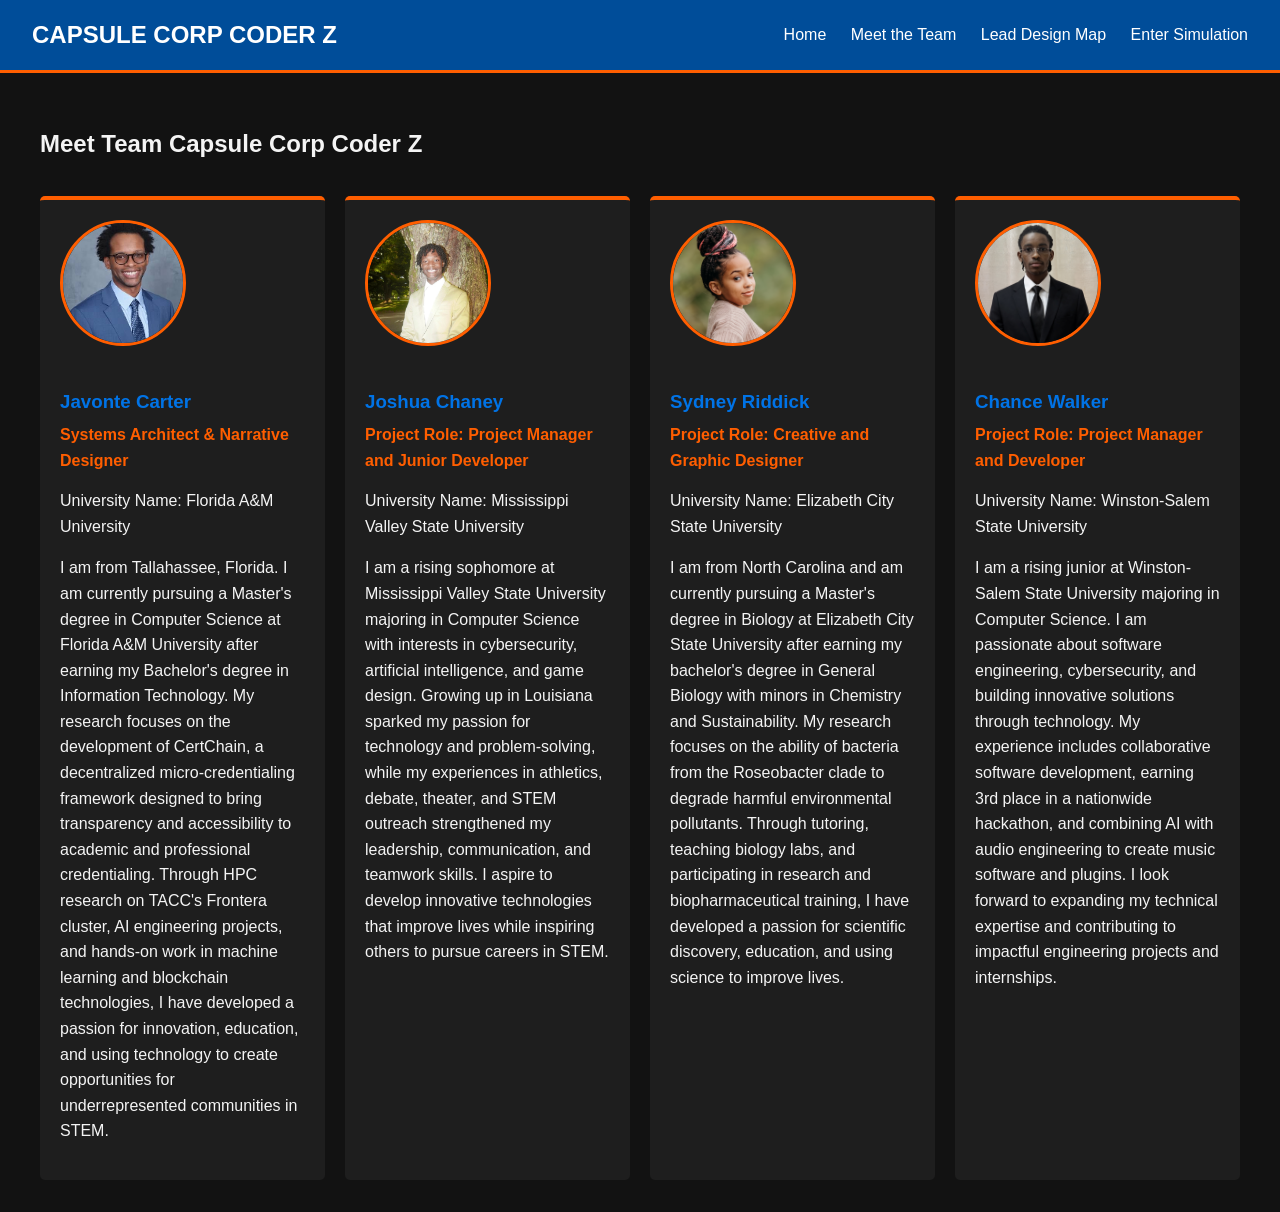
<file: team.html>
<!DOCTYPE html>
<html lang="en">
<head>
    <meta charset="UTF-8">
    <meta name="viewport" content="width=device-width, initial-scale=1.0">
    <title>Meet the Team - Capsule Corp Coder Z</title>
    <link rel="stylesheet" href="style.css">
</head>
<body>

    <nav>
        <a href="index.html" class="logo">Capsule Corp Coder Z</a>
        <div class="nav-links">
            <a href="index.html">Home</a>
            <a href="team.html">Meet the Team</a>
            <a href="https://kidkudos77.github.io/timeline_ai_engine/" target="_blank">Lead Design Map</a>
            <a href="https://joshj620.github.io/DBLR/" target="_blank">Enter Simulation</a>
        </div>
    </nav>

    <main class="container">
        <h2>Meet Team Capsule Corp Coder Z</h2>
        
        <div class="team-grid">
            <!-- Profile Card 1: Javonte -->
            <div class="team-card">
                <!-- Replace 'javonte-pic.jpg' with your actual file name -->
                <img src="Javonte.jpg" alt="Javonte Carter" class="team-photo">
                <h3>Javonte Carter</h3>
                <div class="role">Systems Architect & Narrative Designer</div>
                <div class="school">University Name: Florida A&M University</div>
                <p>I am from Tallahassee, Florida. I am currently pursuing a Master's degree in Computer Science at Florida A&M University after earning my Bachelor's degree in Information Technology. My research focuses on the development of CertChain, a decentralized micro-credentialing framework designed to bring transparency and accessibility to academic and professional credentialing. Through HPC research on TACC's Frontera cluster, AI engineering projects, and hands-on work in machine learning and blockchain technologies, I have developed a passion for innovation, education, and using technology to create opportunities for underrepresented communities in STEM.</p>
            </div>

            <!-- Profile Card 2 -->
            <div class="team-card">
                <!-- Replace 'Joshua.jpg' with their actual file name -->
                <img src="Joshua.jpg" alt="Joshua Chaney" class="team-photo">
                <h3>Joshua Chaney</h3>
                <div class="role">Project Role: Project Manager and Junior Developer</div>
                <div class="school">University Name: Mississippi Valley State University</div>
                <p>I am a rising sophomore at Mississippi Valley State University majoring in Computer Science with interests in cybersecurity, artificial intelligence, and game design. Growing up in Louisiana sparked my passion for technology and problem-solving, while my experiences in athletics, debate, theater, and STEM outreach strengthened my leadership, communication, and teamwork skills. I aspire to develop innovative technologies that improve lives while inspiring others to pursue careers in STEM.</p>
            </div>

            <!-- Profile Card 3 -->
            <div class="team-card">
                <img src="Sydney.png" alt="Sydney Riddick" class="team-photo">
                <h3>Sydney Riddick</h3>
                <div class="role">Project Role: Creative and Graphic Designer</div>
                <div class="school">University Name: Elizabeth City State University</div>
                <p>I am from North Carolina and am currently pursuing a Master's degree in Biology at Elizabeth City State University after earning my bachelor's degree in General Biology with minors in Chemistry and Sustainability. My research focuses on the ability of bacteria from the Roseobacter clade to degrade harmful environmental pollutants. Through tutoring, teaching biology labs, and participating in research and biopharmaceutical training, I have developed a passion for scientific discovery, education, and using science to improve lives.</p>
            </div>

            <!-- Profile Card 4 -->
            <div class="team-card">
                <!-- Replace 'teammate2-pic.jpg' with their actual file name -->
                <img src="Chance.png" alt="Chance Walker" class="team-photo">
                <h3>Chance Walker</h3>
                <div class="role">Project Role: Project Manager and Developer</div>
                <div class="school">University Name: Winston-Salem State University</div>
                <p>I am a rising junior at Winston-Salem State University majoring in Computer Science. I am passionate about software engineering, cybersecurity, and building innovative solutions through technology. My experience includes collaborative software development, earning 3rd place in a nationwide hackathon, and combining AI with audio engineering to create music software and plugins. I look forward to expanding my technical expertise and contributing to impactful engineering projects and internships.</p>
            </div>
            
        </div>
    </main>

</body>
</html>
</file>
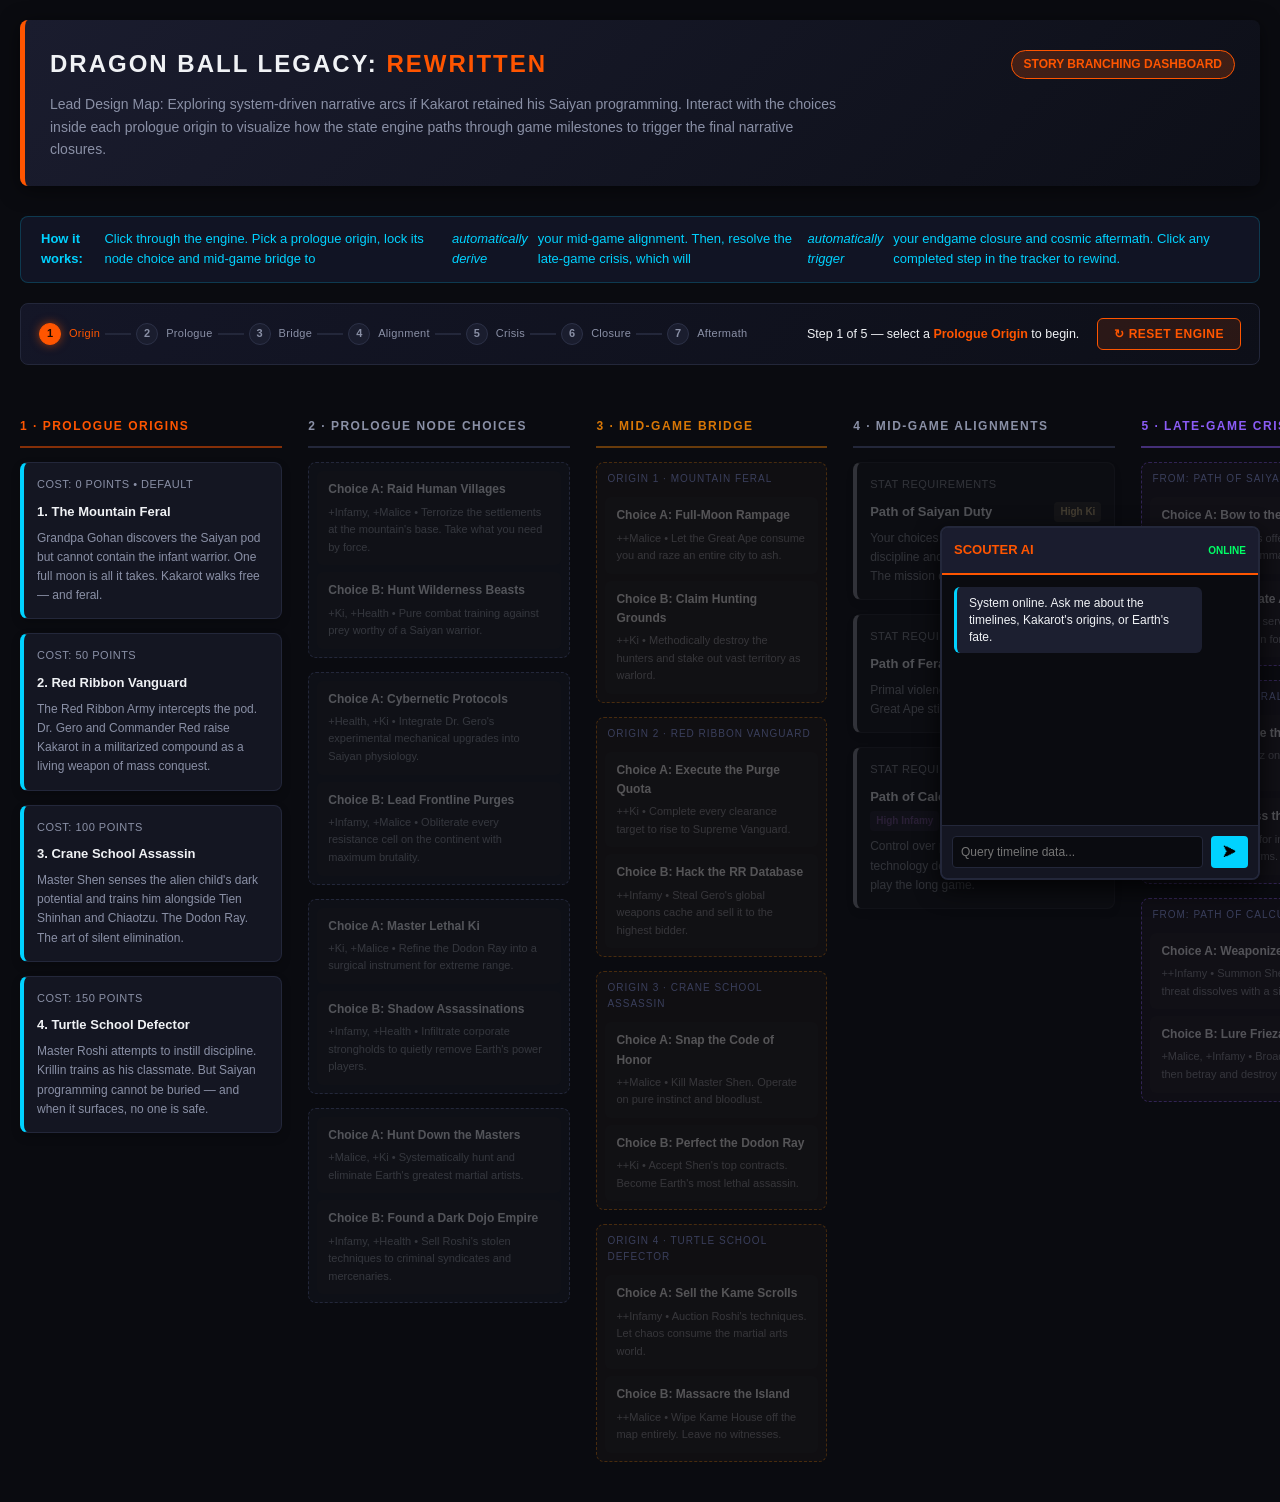
<file: AI_Engine_Timeline/ai_engine_timeline.html>
<!DOCTYPE html>
<html lang="en">
<head>
    <meta charset="UTF-8">
    <meta name="viewport" content="width=device-width, initial-scale=1.0">
    <title>DBZ: Project Kakarot - Narrative Architecture Tool</title>
    <style>
        :root {
            --bg-dark: #0a0b10;
            --bg-card: #141622;
            --bg-card-hover: #1c1f30;
            --text-main: #f0f2f5;
            --text-muted: #8a90a6;
            --accent-orange: #ff5500;
            --accent-blue: #00d2ff;
            --accent-purple: #b800ff;
            --accent-green: #00ff66;
            --path-saiyan: #ffaa00;
            --path-feral: #ff3333;
            --path-tyrant: #aa33ff;
            --border-radius: 8px;
            --transition-speed: 0.3s;
        }

        * { box-sizing: border-box; margin: 0; padding: 0; font-family: 'Segoe UI', Tahoma, Geneva, Verdana, sans-serif; }

        body {
            background-color: var(--bg-dark);
            color: var(--text-main);
            padding: 20px;
            line-height: 1.6;
            overflow-x: auto;
        }

        header {
            background: linear-gradient(135deg, #1a1c2e 0%, #0d0f18 100%);
            padding: 25px;
            border-radius: var(--border-radius);
            border-left: 5px solid var(--accent-orange);
            margin-bottom: 30px;
            box-shadow: 0 4px 20px rgba(0,0,0,0.5);
        }

        .logo-area { display: flex; justify-content: space-between; align-items: center; }
        .logo-area h1 { font-size: 24px; letter-spacing: 2px; text-transform: uppercase; color: var(--text-main); }
        .logo-area h1 span { color: var(--accent-orange); }

        .badge {
            background-color: rgba(255,85,0,0.2);
            color: var(--accent-orange);
            padding: 4px 12px;
            border-radius: 20px;
            font-size: 12px;
            font-weight: bold;
            text-transform: uppercase;
            border: 1px solid var(--accent-orange);
        }

        .project-desc { margin-top: 10px; color: var(--text-muted); font-size: 14px; max-width: 800px; }

        .workspace {
            display: flex;
            gap: 26px;
            position: relative;
            padding: 20px 0;
            min-width: 2000px;
        }

        .column { flex: 1; display: flex; flex-direction: column; gap: 14px; z-index: 2; }
        .column.bridge-col { flex: 0.88; }

        .column-header {
            font-size: 12px;
            text-transform: uppercase;
            letter-spacing: 1.5px;
            color: var(--text-muted);
            padding-bottom: 10px;
            border-bottom: 2px solid #23273a;
            font-weight: bold;
            position: sticky;
            top: 0;
            background-color: var(--bg-dark);
            padding-top: 10px;
            z-index: 10;
            white-space: nowrap;
        }

        .column-header.hdr-midbridge  { color: #d97706; border-bottom-color: rgba(217,119,6,0.45); }
        .column-header.hdr-endbridge  { color: #8b5cf6; border-bottom-color: rgba(139,92,246,0.45); }

        .node-card {
            background-color: var(--bg-card);
            border: 1px solid #23273a;
            border-radius: var(--border-radius);
            padding: 13px;
            transition: all var(--transition-speed) ease;
            position: relative;
            box-shadow: 0 4px 10px rgba(0,0,0,0.2);
        }

        .node-card:hover {
            background-color: var(--bg-card-hover);
            transform: translateY(-2px);
            box-shadow: 0 6px 15px rgba(0,0,0,0.4);
        }

        .origin-card    { border-left: 4px solid var(--accent-blue); }
        .alignment-card { border-left: 4px solid var(--text-muted); }
        .ending-card    { border-left: 4px solid var(--accent-green); }

        .node-card.path-saiyan-active { border-left-color: var(--path-saiyan); box-shadow: 0 0 12px rgba(255,170,0,0.35); }
        .node-card.path-feral-active  { border-left-color: var(--path-feral);  box-shadow: 0 0 12px rgba(255,51,51,0.35); }
        .node-card.path-tyrant-active { border-left-color: var(--path-tyrant); box-shadow: 0 0 12px rgba(170,51,255,0.35); }

        .node-title {
            font-size: 13px;
            font-weight: bold;
            margin-bottom: 6px;
            display: flex;
            justify-content: space-between;
            align-items: center;
            flex-wrap: wrap;
            gap: 4px;
        }

        .node-meta { font-size: 11px; color: var(--text-muted); text-transform: uppercase; letter-spacing: 0.5px; margin-bottom: 8px; }
        .node-content { font-size: 12px; color: var(--text-muted); }
        .node-card:hover .node-content { color: var(--text-main); }

        /* Choice groups */
        .choice-group {
            display: flex;
            flex-direction: column;
            gap: 7px;
            background-color: #0e1017;
            padding: 8px;
            border-radius: var(--border-radius);
            border: 1px dashed #23273a;
        }

        .choice-group.mid-bridge-group {
            border-color: rgba(217,119,6,0.28);
            background-color: #100f12;
        }

        .choice-group.end-bridge-group {
            border-color: rgba(139,92,246,0.28);
            background-color: #0f0e15;
        }

        .choice-item {
            background-color: var(--bg-card);
            padding: 8px 10px;
            border-radius: 6px;
            font-size: 12px;
            cursor: pointer;
            border: 1px solid transparent;
            transition: all 0.2s ease;
        }

        .choice-item:hover { background-color: #23273a; }

        .choice-item.to-saiyan:hover, .choice-item.to-saiyan.active { border-color: var(--path-saiyan); color: var(--path-saiyan); background: rgba(255,170,0,0.06); }
        .choice-item.to-feral:hover,  .choice-item.to-feral.active  { border-color: var(--path-feral);  color: var(--path-feral);  background: rgba(255,51,51,0.06); }
        .choice-item.to-tyrant:hover, .choice-item.to-tyrant.active { border-color: var(--path-tyrant); color: var(--path-tyrant); background: rgba(170,51,255,0.06); }

        .connections-overlay {
            position: absolute;
            top: 0; left: 0;
            width: 100%; height: 100%;
            pointer-events: none;
            z-index: 1;
        }

        .connection-line {
            stroke: #1d2138;
            stroke-width: 1.5;
            fill: none;
            transition: all var(--transition-speed) ease;
        }

        .connection-line.active-saiyan { stroke: var(--path-saiyan); stroke-width: 3; filter: drop-shadow(0 0 4px rgba(255,170,0,0.65)); }
        .connection-line.active-feral  { stroke: var(--path-feral);  stroke-width: 3; filter: drop-shadow(0 0 4px rgba(255,51,51,0.65)); }
        .connection-line.active-tyrant { stroke: var(--path-tyrant); stroke-width: 3; filter: drop-shadow(0 0 4px rgba(170,51,255,0.65)); }

        .stat-badge { font-size: 10px; padding: 2px 6px; border-radius: 4px; font-weight: bold; background: #23273a; color: var(--text-main); }
        .saiyan-tag { background: rgba(255,170,0,0.15); color: var(--path-saiyan); }
        .feral-tag  { background: rgba(255,51,51,0.15);  color: var(--path-feral); }
        .tyrant-tag { background: rgba(170,51,255,0.15); color: var(--path-tyrant); }

        .info-banner {
            background-color: #111424;
            padding: 12px 20px;
            border-radius: var(--border-radius);
            margin-bottom: 20px;
            font-size: 13px;
            color: var(--accent-blue);
            display: flex;
            align-items: center;
            gap: 10px;
            border: 1px solid rgba(0,210,255,0.2);
        }

        .bridge-origin-label {
            font-size: 10px;
            text-transform: uppercase;
            letter-spacing: 1px;
            color: #3a3f5c;
            margin-bottom: 3px;
            padding-left: 2px;
        }

        /* ══ STATE-ENGINE ADDITIONS ══════════════════════════ */
        .controls {
            display: flex; align-items: center; gap: 18px;
            background: linear-gradient(135deg,#141627 0%,#0d0f18 100%);
            border: 1px solid #23273a; border-radius: var(--border-radius);
            padding: 14px 18px; margin-bottom: 22px; flex-wrap: wrap;
        }
        .rail { display: flex; align-items: center; flex: 1; min-width: 520px; flex-wrap: wrap; row-gap: 8px; }
        .rail-step { display: flex; align-items: center; gap: 8px; font-size: 11px; color: var(--text-muted); user-select: none; white-space: nowrap; }
        .rail-step .dot {
            width: 22px; height: 22px; border-radius: 50%; display: grid; place-items: center;
            background: #1a1d2e; border: 1.5px solid #2c3147; font-size: 11px; font-weight: bold;
            color: var(--text-muted); transition: all .25s ease;
        }
        .rail-step .lbl { letter-spacing: .3px; }
        .rail-connector { width: 26px; height: 2px; background: #23273a; margin: 0 5px; transition: background .25s ease; }
        .rail-connector.done { background: var(--accent-blue); }
        .rail-step.done .dot { background: var(--accent-blue); border-color: var(--accent-blue); color: #04121a; }
        .rail-step.done .lbl { color: var(--text-main); }
        .rail-step.done { cursor: pointer; }
        .rail-step.done:hover .dot { box-shadow: 0 0 8px rgba(0,210,255,.6); }
        .rail-step.current .dot { background: var(--accent-orange); border-color: var(--accent-orange); color: #1a0a00; box-shadow: 0 0 10px rgba(255,85,0,.55); }
        .rail-step.current .lbl { color: var(--accent-orange); }

        .hint { font-size: 12.5px; color: var(--text-main); }
        .hint b { color: var(--accent-orange); }
        .hint .free { color: var(--accent-green); font-weight: bold; }

        .reset-btn {
            background: rgba(255,85,0,.12); color: var(--accent-orange);
            border: 1px solid var(--accent-orange); border-radius: 6px;
            padding: 8px 16px; font-size: 12px; font-weight: bold; text-transform: uppercase;
            letter-spacing: .5px; cursor: pointer; transition: all .2s ease;
        }
        .reset-btn:hover { background: var(--accent-orange); color: #1a0a00; }

        /* locked / selectable / committed gating */
        .node-card.locked, .choice-item.locked { opacity: .3; filter: grayscale(.7); pointer-events: none; }
        .choice-group.locked { opacity: .5; }

        .node-card.selectable { cursor: pointer; animation: breathe 2.4s ease-in-out infinite; }
        .choice-item.selectable { cursor: pointer; border-color: #2f3550; }
        .choice-item.selectable:hover { background: #23273a; transform: translateX(2px); }

        @keyframes breathe {
            0%,100% { box-shadow: 0 0 0 1px rgba(0,210,255,0), 0 4px 10px rgba(0,0,0,.2); }
            50%     { box-shadow: 0 0 0 1px rgba(0,210,255,.45), 0 0 14px rgba(0,210,255,.22); }
        }

        .choice-item.committed { background: #1b1f30; }
        .committed-tag {
            font-size: 9px; font-weight: bold; letter-spacing: .5px; padding: 2px 7px;
            border-radius: 20px; text-transform: uppercase; white-space: nowrap;
            background: rgba(0,210,255,.15); color: var(--accent-blue); border: 1px solid rgba(0,210,255,.4);
        }
        .choice-item.committed .committed-tag { display: inline-block; margin-top: 6px; }

        /* committed trajectory lines */
        .connection-line.committed-line { stroke-width: 3; opacity: 0; animation: lineIn .4s ease forwards; }
        @keyframes lineIn { to { opacity: 1; } }
        .committed-line.line-saiyan  { stroke: var(--path-saiyan); filter: drop-shadow(0 0 5px rgba(255,170,0,.6)); }
        .committed-line.line-feral   { stroke: var(--path-feral);  filter: drop-shadow(0 0 5px rgba(255,51,51,.6)); }
        .committed-line.line-tyrant  { stroke: var(--path-tyrant); filter: drop-shadow(0 0 5px rgba(170,51,255,.6)); }
        .committed-line.line-pending { stroke: var(--accent-blue); filter: drop-shadow(0 0 5px rgba(0,210,255,.5)); stroke-dasharray: 6 5; }

        .column.stage-active .column-header { color: var(--accent-orange); border-bottom-color: rgba(255,85,0,.5); }

        /* cosmic aftermath */
        .aftermath-card { border-left: 4px solid var(--accent-purple); }
        .aftermath-card.revealed { animation: breathe 2.4s ease-in-out infinite; }

        /* committed trajectory summary */
        .summary {
            margin: 26px 0 10px; background: linear-gradient(135deg,#141627 0%,#0d0f18 100%);
            border: 1px solid #23273a; border-left: 4px solid var(--accent-green);
            border-radius: var(--border-radius); padding: 18px 22px; display: none;
        }
        .summary.show { display: block; }
        .summary h3 { font-size: 13px; text-transform: uppercase; letter-spacing: 1.5px; color: var(--accent-green); margin-bottom: 14px; }
        .summary .chain { display: flex; flex-wrap: wrap; align-items: stretch; gap: 8px 6px; font-size: 12.5px; }
        .summary .step-pill { background: #1b1f30; border: 1px solid #2c3147; border-radius: 6px; padding: 6px 11px; }
        .summary .step-pill .k { display: block; font-size: 9px; text-transform: uppercase; letter-spacing: .5px; color: var(--text-muted); margin-bottom: 2px; }
        .summary .step-pill .v { color: var(--text-main); font-weight: 600; }
        .summary .step-pill.saiyan { border-color: var(--path-saiyan); }
        .summary .step-pill.feral  { border-color: var(--path-feral); }
        .summary .step-pill.tyrant { border-color: var(--path-tyrant); }
        .summary .arrow { align-self: center; color: var(--text-muted); }

    </style>
</head>
<body>

<header>
    <div class="logo-area">
        <h1>Dragon Ball Legacy: <span>Rewritten</span></h1>
        <div class="badge">Story Branching Dashboard</div>
    </div>
    <div class="project-desc">
        Lead Design Map: Exploring system-driven narrative arcs if Kakarot retained his Saiyan programming. Interact with the choices inside each prologue origin to visualize how the state engine paths through game milestones to trigger the final narrative closures.
    </div>
</header>

<div class="info-banner">
    <strong>How it works:</strong> Click through the engine. Pick a prologue origin, lock its node choice and mid-game bridge to <em>automatically derive</em> your mid-game alignment. Then, resolve the late-game crisis, which will <em>automatically trigger</em> your endgame closure and cosmic aftermath. Click any completed step in the tracker to rewind.
</div>

<div class="controls">
    <div class="rail" id="rail"></div>
    <div class="hint" id="hint"></div>
    <button class="reset-btn" id="resetBtn">↻ Reset Engine</button>
</div>

<div class="workspace" id="workspace">
    <svg class="connections-overlay" id="svg-canvas"></svg>

    <!-- ══════════════════════════════════════════
         COLUMN 1 · PROLOGUE ORIGINS
    ═══════════════════════════════════════════════ -->
    <div class="column">
        <div class="column-header">1 · Prologue Origins</div>

        <div class="node-card origin-card" id="origin-1">
            <div class="node-meta">Cost: 0 Points • Default</div>
            <div class="node-title">1. The Mountain Feral</div>
            <div class="node-content">Grandpa Gohan discovers the Saiyan pod but cannot contain the infant warrior. One full moon is all it takes. Kakarot walks free — and feral.</div>
        </div>

        <div class="node-card origin-card" id="origin-2">
            <div class="node-meta">Cost: 50 Points</div>
            <div class="node-title">2. Red Ribbon Vanguard</div>
            <div class="node-content">The Red Ribbon Army intercepts the pod. Dr. Gero and Commander Red raise Kakarot in a militarized compound as a living weapon of mass conquest.</div>
        </div>

        <div class="node-card origin-card" id="origin-3">
            <div class="node-meta">Cost: 100 Points</div>
            <div class="node-title">3. Crane School Assassin</div>
            <div class="node-content">Master Shen senses the alien child's dark potential and trains him alongside Tien Shinhan and Chiaotzu. The Dodon Ray. The art of silent elimination.</div>
        </div>

        <div class="node-card origin-card" id="origin-4">
            <div class="node-meta">Cost: 150 Points</div>
            <div class="node-title">4. Turtle School Defector</div>
            <div class="node-content">Master Roshi attempts to instill discipline. Krillin trains as his classmate. But Saiyan programming cannot be buried — and when it surfaces, no one is safe.</div>
        </div>
    </div>

    <!-- ══════════════════════════════════════════
         COLUMN 2 · PROLOGUE NODE CHOICES
    ═══════════════════════════════════════════════ -->
    <div class="column">
        <div class="column-header">2 · Prologue Node Choices</div>

        <div class="choice-group" id="choices-group-1">
            <div class="choice-item to-feral" id="c1-a">
                <strong>Choice A: Raid Human Villages</strong>
                <div style="margin-top:4px;font-size:11px;color:var(--text-muted);">+Infamy, +Malice • Terrorize the settlements at the mountain's base. Take what you need by force.</div>
            </div>
            <div class="choice-item to-saiyan" id="c1-b">
                <strong>Choice B: Hunt Wilderness Beasts</strong>
                <div style="margin-top:4px;font-size:11px;color:var(--text-muted);">+Ki, +Health • Pure combat training against prey worthy of a Saiyan warrior.</div>
            </div>
        </div>

        <div class="choice-group" id="choices-group-2">
            <div class="choice-item to-saiyan" id="c2-a">
                <strong>Choice A: Cybernetic Protocols</strong>
                <div style="margin-top:4px;font-size:11px;color:var(--text-muted);">+Health, +Ki • Integrate Dr. Gero's experimental mechanical upgrades into Saiyan physiology.</div>
            </div>
            <div class="choice-item to-feral" id="c2-b">
                <strong>Choice B: Lead Frontline Purges</strong>
                <div style="margin-top:4px;font-size:11px;color:var(--text-muted);">+Infamy, +Malice • Obliterate every resistance cell on the continent with maximum brutality.</div>
            </div>
        </div>

        <div class="choice-group" id="choices-group-3">
            <div class="choice-item to-feral" id="c3-a">
                <strong>Choice A: Master Lethal Ki</strong>
                <div style="margin-top:4px;font-size:11px;color:var(--text-muted);">+Ki, +Malice • Refine the Dodon Ray into a surgical instrument for extreme range.</div>
            </div>
            <div class="choice-item to-saiyan" id="c3-b">
                <strong>Choice B: Shadow Assassinations</strong>
                <div style="margin-top:4px;font-size:11px;color:var(--text-muted);">+Infamy, +Health • Infiltrate corporate strongholds to quietly remove Earth's power players.</div>
            </div>
        </div>

        <div class="choice-group" id="choices-group-4">
            <div class="choice-item to-feral" id="c4-a">
                <strong>Choice A: Hunt Down the Masters</strong>
                <div style="margin-top:4px;font-size:11px;color:var(--text-muted);">+Malice, +Ki • Systematically hunt and eliminate Earth's greatest martial artists.</div>
            </div>
            <div class="choice-item to-tyrant" id="c4-b">
                <strong>Choice B: Found a Dark Dojo Empire</strong>
                <div style="margin-top:4px;font-size:11px;color:var(--text-muted);">+Infamy, +Health • Sell Roshi's stolen techniques to criminal syndicates and mercenaries.</div>
            </div>
        </div>
    </div>

    <!-- ══════════════════════════════════════════
         COLUMN 2.5 · MID-GAME BRIDGE CHOICES 
    ═══════════════════════════════════════════════ -->
    <div class="column bridge-col">
        <div class="column-header hdr-midbridge">3 · Mid-Game Bridge</div>

        <div class="choice-group mid-bridge-group" id="mid-bridge-group-1">
            <div class="bridge-origin-label">Origin 1 · Mountain Feral</div>
            <div class="choice-item to-feral" id="mb1-a">
                <strong>Choice A: Full-Moon Rampage</strong>
                <div style="margin-top:4px;font-size:11px;color:var(--text-muted);">++Malice • Let the Great Ape consume you and raze an entire city to ash.</div>
            </div>
            <div class="choice-item to-saiyan" id="mb1-b">
                <strong>Choice B: Claim Hunting Grounds</strong>
                <div style="margin-top:4px;font-size:11px;color:var(--text-muted);">++Ki • Methodically destroy the hunters and stake out vast territory as warlord.</div>
            </div>
        </div>

        <div class="choice-group mid-bridge-group" id="mid-bridge-group-2">
            <div class="bridge-origin-label">Origin 2 · Red Ribbon Vanguard</div>
            <div class="choice-item to-saiyan" id="mb2-a">
                <strong>Choice A: Execute the Purge Quota</strong>
                <div style="margin-top:4px;font-size:11px;color:var(--text-muted);">++Ki • Complete every clearance target to rise to Supreme Vanguard.</div>
            </div>
            <div class="choice-item to-tyrant" id="mb2-b">
                <strong>Choice B: Hack the RR Database</strong>
                <div style="margin-top:4px;font-size:11px;color:var(--text-muted);">++Infamy • Steal Gero's global weapons cache and sell it to the highest bidder.</div>
            </div>
        </div>

        <div class="choice-group mid-bridge-group" id="mid-bridge-group-3">
            <div class="bridge-origin-label">Origin 3 · Crane School Assassin</div>
            <div class="choice-item to-feral" id="mb3-a">
                <strong>Choice A: Snap the Code of Honor</strong>
                <div style="margin-top:4px;font-size:11px;color:var(--text-muted);">++Malice • Kill Master Shen. Operate on pure instinct and bloodlust.</div>
            </div>
            <div class="choice-item to-saiyan" id="mb3-b">
                <strong>Choice B: Perfect the Dodon Ray</strong>
                <div style="margin-top:4px;font-size:11px;color:var(--text-muted);">++Ki • Accept Shen's top contracts. Become Earth's most lethal assassin.</div>
            </div>
        </div>

        <div class="choice-group mid-bridge-group" id="mid-bridge-group-4">
            <div class="bridge-origin-label">Origin 4 · Turtle School Defector</div>
            <div class="choice-item to-tyrant" id="mb4-a">
                <strong>Choice A: Sell the Kame Scrolls</strong>
                <div style="margin-top:4px;font-size:11px;color:var(--text-muted);">++Infamy • Auction Roshi's techniques. Let chaos consume the martial arts world.</div>
            </div>
            <div class="choice-item to-feral" id="mb4-b">
                <strong>Choice B: Massacre the Island</strong>
                <div style="margin-top:4px;font-size:11px;color:var(--text-muted);">++Malice • Wipe Kame House off the map entirely. Leave no witnesses.</div>
            </div>
        </div>
    </div>

    <!-- ══════════════════════════════════════════
         COLUMN 3 · MID-GAME ALIGNMENTS
    ═══════════════════════════════════════════════ -->
    <div class="column">
        <div class="column-header">4 · Mid-Game Alignments</div>

        <div class="node-card alignment-card" id="path-saiyan">
            <div class="node-meta">Stat Requirements</div>
            <div class="node-title">Path of Saiyan Duty <span class="stat-badge saiyan-tag">High Ki</span></div>
            <div class="node-content">Your choices trend toward strategic discipline and raw Saiyan programming. The mission comes first.</div>
        </div>

        <div class="node-card alignment-card" id="path-feral">
            <div class="node-meta">Stat Requirements</div>
            <div class="node-title">Path of Feral Bloodlust <span class="stat-badge feral-tag">Max Malice</span></div>
            <div class="node-content">Primal violence dominates your nature. The Great Ape stirs beneath every decision.</div>
        </div>

        <div class="node-card alignment-card" id="path-tyrant">
            <div class="node-meta">Stat Requirements</div>
            <div class="node-title">Path of Calculated Tyranny <span class="stat-badge tyrant-tag">High Infamy</span></div>
            <div class="node-content">Control over people, resources, and technology defines your approach. You play the long game.</div>
        </div>
    </div>

    <!-- ══════════════════════════════════════════
         COLUMN 3.5 · ENDGAME TRANSITION CHOICES 
    ═══════════════════════════════════════════════ -->
    <div class="column bridge-col">
        <div class="column-header hdr-endbridge">5 · Late-Game Crises (Raditz Arrives)</div>

        <!-- From: Saiyan Duty -->
        <div class="choice-group end-bridge-group" id="end-bridge-saiyan">
            <div class="bridge-origin-label">From: Path of Saiyan Duty</div>
            <div class="choice-item to-saiyan" id="eb-saiyan-a">
                <strong>Choice A: Bow to the Prince</strong>
                <div style="margin-top:4px;font-size:11px;color:var(--text-muted);">+Ki • Accept Raditz's offer and pledge allegiance to Vegeta's chain of command.</div>
            </div>
            <div class="choice-item to-tyrant" id="eb-saiyan-b">
                <strong>Choice B: Negotiate Autonomy</strong>
                <div style="margin-top:4px;font-size:11px;color:var(--text-muted);">+Infamy • Offer your services to the Frieza Force as a mercenary. A weapon for hire.</div>
            </div>
        </div>

        <!-- From: Feral Bloodlust -->
        <div class="choice-group end-bridge-group" id="end-bridge-feral">
            <div class="bridge-origin-label">From: Path of Feral Bloodlust</div>
            <div class="choice-item to-feral" id="eb-feral-a">
                <strong>Choice A: Execute the Messenger</strong>
                <div style="margin-top:4px;font-size:11px;color:var(--text-muted);">++Malice • Kill Raditz on sight. No Saiyan hierarchy will ever leash you.</div>
            </div>
            <div class="choice-item to-saiyan" id="eb-feral-b">
                <strong>Choice B: Harness the Saiyan Intel</strong>
                <div style="margin-top:4px;font-size:11px;color:var(--text-muted);">+Ki • Torture Raditz for intel, then join the army on your own savage terms.</div>
            </div>
        </div>

        <!-- From: Calculated Tyranny -->
        <div class="choice-group end-bridge-group" id="end-bridge-tyrant">
            <div class="bridge-origin-label">From: Path of Calculated Tyranny</div>
            <div class="choice-item to-tyrant" id="eb-tyrant-a">
                <strong>Choice A: Weaponize the Dragon Balls</strong>
                <div style="margin-top:4px;font-size:11px;color:var(--text-muted);">++Infamy • Summon Shenron for immortality. Raditz's threat dissolves with a single decree.</div>
            </div>
            <div class="choice-item to-feral" id="eb-tyrant-b">
                <strong>Choice B: Lure Frieza's Fleet</strong>
                <div style="margin-top:4px;font-size:11px;color:var(--text-muted);">+Malice, +Infamy • Broadcast coordinates to Frieza, then betray and destroy the fleet for their tech.</div>
            </div>
        </div>
    </div>

    <!-- ══════════════════════════════════════════
         COLUMN 4 · ENDGAME CLOSURES
    ═══════════════════════════════════════════════ -->
    <div class="column">
        <div class="column-header">6 · Endgame Closures</div>

        <div class="node-card ending-card" id="ending-1">
            <div class="node-meta">Ending 1</div>
            <div class="node-title">The Loyal Vanguard</div>
            <div class="node-content" style="margin-bottom:8px;">Kakarot accepts his place. Earth is catalogued and submitted as a trophy conquest. Kakarot joins Vegeta and Nappa as an elite operative.</div>
            <div class="stat-badge saiyan-tag" style="display:inline-block;">Unlock: Frieza Force Scouter Origin</div>
        </div>

        <div class="node-card ending-card" id="ending-2">
            <div class="node-meta">Ending 2</div>
            <div class="node-title">The Apex Predator</div>
            <div class="node-content" style="margin-bottom:8px;">Raditz's pod sits cold. Earth becomes a ruined deathworld. Kakarot rules over ash and silence, waiting for the next challenger to drop from the sky.</div>
            <div class="stat-badge feral-tag" style="display:inline-block;">Unlock: Oozaru Bloodline Trait</div>
        </div>

        <div class="node-card ending-card" id="ending-3">
            <div class="node-meta">Ending 3</div>
            <div class="node-title">The Beast on Earth</div>
            <div class="node-content" style="margin-bottom:8px;">Kakarot remains on Earth, keeping his power above all others. Raditz reports back, but Frieza cannot act—immortality makes Kakarot untouchable. A cold galactic standoff begins.</div>
            <div class="stat-badge tyrant-tag" style="display:inline-block;">Unlock: RR / Crane Overlord Start</div>
        </div>
    </div>

    <!-- ════════════════════════════════════════════
         COLUMN 5 · COSMIC AFTERMATH 
    ══════════════════════════════════════════════ -->
    <div class="column">
        <div class="column-header">7 · Cosmic Aftermath</div>

        <div class="node-card aftermath-card locked" id="aftermath-1">
            <div class="node-meta">Aftermath · from Ending 1</div>
            <div class="node-title">The Saiyan Elite</div>
            <div class="node-content" style="margin-bottom:8px;">Kakarot rises through Frieza Force ranks. Year 768: Emperor Frieza personally names him High Operative. Earth is a trophy world in galactic records.</div>
            <div class="stat-badge saiyan-tag" style="display:inline-block;">Galaxy State: Purge Cycle Resumes</div>
        </div>

        <div class="node-card aftermath-card locked" id="aftermath-2">
            <div class="node-meta">Aftermath · from Ending 2</div>
            <div class="node-title">The Quarantined Deathworld</div>
            <div class="node-content" style="margin-bottom:8px;">Frieza Force classifies Earth as Containment Zone Gamma. Three investigation teams are lost. Earth is sealed. Kakarot waits at the center of a dead world.</div>
            <div class="stat-badge feral-tag" style="display:inline-block;">Galaxy State: Sector Blockade</div>
        </div>

        <div class="node-card aftermath-card locked" id="aftermath-3">
            <div class="node-meta">Aftermath · from Ending 3</div>
            <div class="node-title">The Sovereign Anomaly</div>
            <div class="node-content" style="margin-bottom:8px;">Earth becomes an Independent Sovereign State. Interstellar powers establish ambassadorships. Kakarot rules from the Lookout — a living god-king beholden to no one.</div>
            <div class="stat-badge tyrant-tag" style="display:inline-block;">Galaxy State: Cold War Standoff</div>
        </div>
    </div>
</div>

<div class="summary" id="summary">
    <h3>◈ Committed Trajectory</h3>
    <div class="chain" id="summaryChain"></div>
</div>

<!-- ── LORE BOT UI ────────────────────────────────────────────────── -->
<style>
    .bot-widget {
        position: fixed; bottom: 20px; right: 20px; width: 320px;
        background: var(--bg-card); border: 2px solid #23273a;
        border-radius: var(--border-radius); display: flex; flex-direction: column;
        box-shadow: 0 8px 25px rgba(0,0,0,0.8); z-index: 10000;
        font-family: 'Segoe UI', Tahoma, Geneva, Verdana, sans-serif;
    }
    .bot-header {
        background: #1a1c2e; padding: 12px; border-bottom: 2px solid var(--accent-orange);
        color: var(--accent-orange); font-weight: bold; font-size: 13px; text-transform: uppercase;
        border-top-left-radius: 6px; border-top-right-radius: 6px;
        display: flex; justify-content: space-between; align-items: center;
    }
    .bot-status { font-size: 10px; color: var(--text-muted); }
    .bot-chat { height: 250px; overflow-y: auto; padding: 12px; display: flex; flex-direction: column; gap: 10px; background: #0a0b10; }
    .msg { padding: 8px 12px; border-radius: 6px; font-size: 12px; max-width: 85%; line-height: 1.4; }
    .msg.bot { background: #1c1f30; color: var(--text-main); align-self: flex-start; border-left: 3px solid var(--accent-blue); }
    .msg.user { background: rgba(255,85,0,0.15); color: var(--accent-orange); align-self: flex-end; border-right: 3px solid var(--accent-orange); }
    .bot-input-area { display: flex; padding: 10px; background: #141622; border-top: 1px solid #23273a; border-bottom-left-radius: 6px; border-bottom-right-radius: 6px; }
    .bot-input-area input {
        flex: 1; background: #0a0b10; border: 1px solid #23273a; color: white;
        padding: 8px; border-radius: 4px; font-size: 12px; outline: none;
    }
    .bot-input-area input:focus { border-color: var(--accent-blue); }
    .bot-input-area button {
        background: var(--accent-blue); color: #000; border: none; padding: 0 12px;
        margin-left: 8px; border-radius: 4px; font-weight: bold; cursor: pointer;
    }
</style>

<div class="bot-widget" id="lore-bot">
    <div class="bot-header">
        <span>Scouter AI</span>
        <span class="bot-status" id="bot-status">Loading Model...</span>
    </div>
    <div class="bot-chat" id="bot-chat">
        <div class="msg bot">System online. Ask me about the timelines, Kakarot's origins, or Earth's fate.</div>
    </div>
    <div class="bot-input-area">
        <input type="text" id="bot-input" placeholder="Query timeline data..." disabled>
        <button id="bot-send" disabled>⮞</button>
    </div>
</div>

<script>
(function () {
    // ── stage order matches document order of .workspace > .column ──
    const KEYS = ['origin','prologue','bridge','alignment','crisis','ending','aftermath'];
    const RAIL_LABELS = ['Origin','Prologue','Bridge','Alignment','Crisis','Closure','Aftermath'];
    const HINTS = [
        'Step 1 of 5 — select a <b>Prologue Origin</b> to begin.',
        'Step 2 of 5 — lock the <b>Prologue Node Choice</b> for your chosen origin.',
        'Step 3 of 5 — lock the <b>Mid-Game Bridge</b> to auto-determine your <b>Alignment</b>.',
        '', // Auto-skipped
        'Step 4 of 5 — resolve the <b>Late-Game Crisis</b> to auto-determine your <b>Endgame</b>.',
        '', // Auto-skipped
        'Complete — the trajectory defined the <b>Cosmic Aftermath</b>. Click previous steps to re-path.'
    ];
    const ENDING_TO_AFTERMATH = { 1:1, 2:2, 3:3 };
    const PATHS = ['saiyan','feral','tyrant'];

    const state = { stage:0, origin:null, prologue:null, bridge:null,
                    alignment:null, crisis:null, ending:null, aftermath:null };

    const svg       = document.getElementById('svg-canvas');
    const workspace = document.getElementById('workspace');
    const railEl    = document.getElementById('rail');
    const hintEl    = document.getElementById('hint');
    const columns   = Array.from(document.querySelectorAll('.workspace > .column'));

    const byId   = id => document.getElementById(id);
    const origC  = n  => byId('origin-' + n);
    const pathC  = p  => byId('path-' + p);
    const endC   = e  => byId('ending-' + e);
    const aftC   = a  => byId('aftermath-' + a);

    const allOrigins   = Array.from(document.querySelectorAll('.origin-card'));
    const allPrologue  = Array.from(document.querySelectorAll('[id^="choices-group-"] .choice-item'));
    const allBridge    = Array.from(document.querySelectorAll('[id^="mid-bridge-group-"] .choice-item'));
    const allAlign     = PATHS.map(pathC);
    const allCrises    = Array.from(document.querySelectorAll('.end-bridge-group .choice-item'));
    const allEndings   = [1,2,3].map(endC);
    const allAftermath = [1,2,3].map(aftC);
    const interactive  = [...allOrigins,...allPrologue,...allBridge,...allAlign,...allCrises,...allEndings,...allAftermath];

    // ── helpers ────────────────────────────────────────────────────
    function unlock(el){ el.classList.remove('locked'); el.classList.add('selectable'); }

    function clearStates(){
        interactive.forEach(el => {
            el.classList.remove('locked','selectable','committed','active','revealed',
                'path-saiyan-active','path-feral-active','path-tyrant-active');
            el.querySelectorAll('.committed-tag').forEach(t => t.remove());
        });
        document.querySelectorAll('[id^="choices-group-"],[id^="mid-bridge-group-"]')
            .forEach(g => g.classList.remove('locked'));
        columns.forEach(c => c.classList.remove('stage-active'));
    }

    function addTag(el, isCard){
        const tag = document.createElement('span');
        tag.className = 'committed-tag';
        tag.textContent = '✓ Locked in';
        if (isCard){ (el.querySelector('.node-title') || el).appendChild(tag); }
        else { el.appendChild(tag); }
    }

    function markCommitted(el, isCard){
        if (!el) return;
        el.classList.add('committed');
        if (state.alignment) el.classList.add('path-' + state.alignment + '-active');
        if (!isCard) el.classList.add('active');
        addTag(el, isCard);
    }

    function lockGroupsExcept(prefix, keepSuffix){
        document.querySelectorAll('[id^="' + prefix + '"]').forEach(g => {
            if (g.id !== prefix + keepSuffix) g.classList.add('locked');
        });
    }

    function getPathFromEl(el) {
        if (!el) return null;
        if (el.classList.contains('to-saiyan')) return 'saiyan';
        if (el.classList.contains('to-feral')) return 'feral';
        if (el.classList.contains('to-tyrant')) return 'tyrant';
        return null;
    }

    // ── render ─────────────────────────────────────────────────────
    function render(){
        clearStates();
        interactive.forEach(el => el.classList.add('locked'));

        // re-apply every committed milestone
        if (state.origin)    markCommitted(origC(state.origin), true);
        if (state.prologue)  markCommitted(byId(state.prologue), false);
        if (state.bridge)    markCommitted(byId(state.bridge), false);
        if (state.alignment) markCommitted(pathC(state.alignment), true);
        if (state.crisis)    markCommitted(byId(state.crisis), false);
        if (state.ending)    markCommitted(endC(state.ending), true);
        if (state.aftermath) markCommitted(aftC(state.aftermath), true);
        interactive.forEach(el => { if (el.classList.contains('committed')) el.classList.remove('locked'); });

        const s = state.stage;
        if (columns[s]) columns[s].classList.add('stage-active');

        if (s === 0){
            allOrigins.forEach(unlock);
        } else if (s === 1){
            lockGroupsExcept('choices-group-', state.origin);
            byId('choices-group-' + state.origin).querySelectorAll('.choice-item').forEach(unlock);
        } else if (s === 2){
            lockGroupsExcept('mid-bridge-group-', state.origin);
            byId('mid-bridge-group-' + state.origin).querySelectorAll('.choice-item').forEach(unlock);
        } else if (s === 4){
            // Only unlock the Late-Game Crisis group attached to the auto-selected Alignment
            document.querySelectorAll('.end-bridge-group').forEach(g => g.classList.add('locked'));
            const activeGroup = byId('end-bridge-' + state.alignment);
            if (activeGroup) {
                activeGroup.classList.remove('locked');
                activeGroup.querySelectorAll('.choice-item').forEach(unlock);
            }
        } else if (s === 6){
            if (state.aftermath) aftC(state.aftermath).classList.add('revealed');
        }

        renderRail();
        hintEl.innerHTML = HINTS[state.stage];
        renderSummary();
        requestAnimationFrame(drawLines);
    }

    // ── selection ──────────────────────────────────────────────────
    function choose(el){
        if (!el.classList.contains('selectable')) return;
        switch (state.stage){
            case 0: 
                state.origin    = +el.id.split('-')[1];            
                state.stage = 1; 
                break;
            case 1: 
                state.prologue  = el.id;                           
                state.stage = 2; 
                break;
            case 2: 
                state.bridge = el.id;                           
                
                // AUTO-DETERMINE ALIGNMENT (Stage 3) based on Bridge Selection taking narrative precedence
                let p2 = getPathFromEl(el);
                state.alignment = p2;       
                
                // Skip directly to Crisis selection
                state.stage = 4; 
                break;
            case 3: break; // Stage is auto-skipped 
            case 4: 
                state.crisis = el.id;                           
                
                // AUTO-DETERMINE ENDING (Stage 5) AND AFTERMATH (Stage 6) 
                let p3 = getPathFromEl(el);
                state.ending = (p3 === 'saiyan') ? 1 : (p3 === 'feral') ? 2 : 3;
                state.aftermath = ENDING_TO_AFTERMATH[state.ending]; 
                
                // Jump to the end
                state.stage = 6; 
                break;
            case 5: break; // Stage is auto-skipped
            default: return;
        }
        render();
    }
    interactive.forEach(el => el.addEventListener('click', () => choose(el)));

    function gotoStage(target){
        // Kick them back to the decision-making step if they click an auto-skipped stage
        if (target === 3) target = 2;
        if (target === 5) target = 4;
        
        for (let i = target; i < KEYS.length; i++) state[KEYS[i]] = null;
        state.stage = target;
        render();
    }
    document.getElementById('resetBtn').addEventListener('click', () => gotoStage(0));

    // ── progress rail ──────────────────────────────────────────────
    function renderRail(){
        railEl.innerHTML = '';
        RAIL_LABELS.forEach((lbl, i) => {
            if (i){
                const c = document.createElement('div');
                c.className = 'rail-connector' + (i <= state.stage ? ' done' : '');
                railEl.appendChild(c);
            }
            const done = i < state.stage, cur = i === state.stage;
            const step = document.createElement('div');
            step.className = 'rail-step' + (done ? ' done' : '') + (cur ? ' current' : '');
            step.innerHTML = '<span class="dot">' + (done ? '✓' : (i + 1)) +
                             '</span><span class="lbl">' + lbl + '</span>';
            if (done) step.addEventListener('click', () => gotoStage(i));
            railEl.appendChild(step);
        });
    }

    // ── trajectory summary ─────────────────────────────────────────
    function shortLabel(el){
        if (!el) return '';
        const strong = el.querySelector('strong');
        if (strong) return strong.textContent.trim().replace(/^Choice [AB]:\s*/, '');
        const t = el.querySelector('.node-title');
        return t ? t.childNodes[0].textContent.trim() : el.textContent.trim();
    }
    function renderSummary(){
        const box = document.getElementById('summary');
        if (state.stage < 6 || !state.aftermath){ box.classList.remove('show'); return; }
        const cls = state.alignment;
        const items = [
            ['Origin',    shortLabel(origC(state.origin))],
            ['Prologue',  shortLabel(byId(state.prologue))],
            ['Bridge',    shortLabel(byId(state.bridge))],
            ['Alignment', shortLabel(pathC(state.alignment))],
            ['Crisis',    shortLabel(byId(state.crisis))],
            ['Closure',   shortLabel(endC(state.ending))],
            ['Aftermath', shortLabel(aftC(state.aftermath))]
        ];
        document.getElementById('summaryChain').innerHTML = items.map((it, i) =>
            (i ? '<span class="arrow">→</span>' : '') +
            '<span class="step-pill ' + cls + '"><span class="k">' + it[0] +
            '</span><span class="v">' + it[1] + '</span></span>'
        ).join('');
        box.classList.add('show');
    }

    // ── connection lines (committed chain only) ────────────────────
    function cx(el, wr){
        const r = el.getBoundingClientRect();
        return { left: r.left - wr.left, right: r.right - wr.left, mid: (r.top + r.bottom) / 2 - wr.top };
    }
    function arc(x1, y1, x2, y2, colorClass){
        const p = document.createElementNS('http://www.w3.org/2000/svg', 'path');
        const k = Math.max(Math.abs(x2 - x1) * 0.45, 28);
        p.setAttribute('d', `M${x1} ${y1} C${x1 + k} ${y1},${x2 - k} ${y2},${x2} ${y2}`);
        p.setAttribute('class', 'connection-line committed-line line-' + colorClass);
        svg.appendChild(p);
    }
    function drawLines(){
        svg.innerHTML = '';
        const wr = workspace.getBoundingClientRect();
        svg.setAttribute('width', wr.width);
        svg.setAttribute('height', wr.height);

        const chain = [];
        if (state.origin)    chain.push(origC(state.origin));
        if (state.prologue)  chain.push(byId(state.prologue));
        if (state.bridge)    chain.push(byId(state.bridge));
        if (state.alignment) chain.push(pathC(state.alignment));
        if (state.crisis)    chain.push(byId(state.crisis));
        if (state.ending)    chain.push(endC(state.ending));
        if (state.aftermath) chain.push(aftC(state.aftermath));

        const color = state.alignment || 'pending';
        for (let i = 0; i < chain.length - 1; i++){
            const a = cx(chain[i], wr), b = cx(chain[i + 1], wr);
            arc(a.right, a.mid, b.left, b.mid, color);
        }
    }

    render();
    window.addEventListener('resize', () => requestAnimationFrame(drawLines));
})();
</script>

<script>
(function() {
    const chatBox = document.getElementById('bot-chat');
    const input   = document.getElementById('bot-input');
    const sendBtn = document.getElementById('bot-send');
    const status  = document.getElementById('bot-status');

    // ── FREE Groq API key — get yours at console.groq.com (no credit card) ──
    const API_KEY = "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";

    const SYSTEM_PROMPT = "You are an AI Scouter analyzing an alternate Dragon Ball timeline where Kakarot never bumped his head and remained a ruthless Saiyan conqueror. Keep answers concise, gritty, and lore-accurate to this specific timeline.";

    // Conversation history so the Scouter remembers context
    const history = [];

    function addMessage(text, sender) {
        const msg = document.createElement('div');
        msg.className = `msg ${sender}`;
        msg.innerHTML = text.replace(/\n/g, '<br>');
        chatBox.appendChild(msg);
        chatBox.scrollTop = chatBox.scrollHeight;
    }

    async function processInput(userMessage) {
        history.push({ role: 'user', content: userMessage });
        try {
            const response = await fetch('https://api.groq.com/openai/v1/chat/completions', {
                method: 'POST',
                headers: {
                    'Content-Type': 'application/json',
                    'Authorization': `Bearer ${API_KEY}`
                },
                body: JSON.stringify({
                    model: 'llama-3.3-70b-versatile',
                    messages: [
                        { role: 'system', content: SYSTEM_PROMPT },
                        ...history
                    ],
                    max_tokens: 512,
                    temperature: 0.8
                })
            });

            if (!response.ok) {
                const errData = await response.json().catch(() => ({}));
                throw new Error(`HTTP Error ${response.status}: ${errData?.error?.message ?? 'Unknown'}`);
            }

            const data = await response.json();
            const reply = data.choices?.[0]?.message?.content ?? 'No response received.';
            history.push({ role: 'assistant', content: reply });
            return reply;

        } catch (err) {
            history.pop();
            console.error('API Error:', err);
            return 'Transmission failed. Interference detected in the API uplink.';
        }
    }

    // Enable UI on load
    status.textContent = 'Online';
    status.style.color = 'var(--accent-green)';
    input.disabled = false;
    sendBtn.disabled = false;

    async function handleSend() {
        const userMessage = input.value.trim();
        if (!userMessage) return;
        input.value = '';
        addMessage(userMessage, 'user');
        sendBtn.disabled = true;
        input.disabled = true;
        status.textContent = 'Scanning...';
        status.style.color = 'var(--accent-orange)';
        const reply = await processInput(userMessage);
        addMessage(reply, 'bot');
        sendBtn.disabled = false;
        input.disabled = false;
        input.focus();
        status.textContent = 'Online';
        status.style.color = 'var(--accent-green)';
    }

    sendBtn.addEventListener('click', handleSend);
    input.addEventListener('keypress', (e) => { if (e.key === 'Enter') handleSend(); });
})();
</script>
</body>
</html>
</file>
<file: style.css>
/* style.css */
:root {
    --cc-blue: #004d99;
    --cc-light-blue: #0073e6;
    --dbz-orange: #ff5e00;
    --bg-dark: #121212;
    --text-light: #f4f4f4;
}

body {
    margin: 0;
    font-family: 'Segoe UI', Tahoma, Geneva, Verdana, sans-serif;
    background-color: var(--bg-dark);
    color: var(--text-light);
    line-height: 1.6;
}

/* Navigation */
nav {
    background-color: var(--cc-blue);
    padding: 1rem 2rem;
    display: flex;
    justify-content: space-between;
    align-items: center;
    border-bottom: 3px solid var(--dbz-orange);
}

.logo {
    font-size: 1.5rem;
    font-weight: bold;
    color: white;
    text-decoration: none;
    text-transform: uppercase;
}

.nav-links a {
    color: white;
    text-decoration: none;
    margin-left: 20px;
    font-weight: 500;
    transition: color 0.3s;
}

.nav-links a:hover {
    color: var(--dbz-orange);
}

/* Hero Section */
.hero {
    display: flex;
    flex-direction: column;
    align-items: center;
    text-align: center;
    padding: 4rem 2rem;
    background: linear-gradient(to bottom, rgba(0,0,0,0.5), var(--bg-dark)), url('image (2).png') center/cover;
    min-height: 50vh;
}

.hero h1 {
    font-size: 3.5rem;
    color: var(--dbz-orange);
    text-shadow: 2px 2px 4px rgba(0,0,0,0.8);
    margin-bottom: 10px;
}

blockquote {
    font-size: 1.2rem;
    font-style: italic;
    max-width: 800px;
    margin: 20px auto;
    padding: 20px;
    border-left: 5px solid var(--dbz-orange);
    background: rgba(255, 255, 255, 0.1);
}

/* Tables and Grids */
.container {
    max-width: 1200px;
    margin: 0 auto;
    padding: 2rem;
}

table {
    width: 100%;
    border-collapse: collapse;
    margin: 2rem 0;
    background: rgba(255, 255, 255, 0.05);
}

th, td {
    padding: 15px;
    border: 1px solid var(--cc-blue);
    text-align: left;
}

th {
    background-color: var(--cc-blue);
    color: white;
}

/* Team Grid */
.team-grid {
    display: grid;
    /* This strictly forces 4 equal columns on desktop */
    grid-template-columns: repeat(4, 1fr); 
    gap: 20px;
    margin-top: 2rem;
}

/* We add a quick rule so it still stacks cleanly on cell phones */
@media (max-width: 900px) {
    .team-grid {
        grid-template-columns: repeat(2, 1fr); /* 2x2 grid on tablets */
    }
}

@media (max-width: 600px) {
    .team-grid {
        grid-template-columns: 1fr; /* Stacks vertically on phones */
    }
}

.team-card {
    background: rgba(255, 255, 255, 0.05);
    border-top: 4px solid var(--dbz-orange);
    padding: 20px;
    border-radius: 5px;
}
.team-photo {
    width: 120px;
    height: 120px;
    border-radius: 50%;
    object-fit: cover; /* This is the magic rule that crops without stretching */
    border: 3px solid var(--dbz-orange);
    margin-bottom: 15px;
    background-color: var(--bg-dark);
}

.team-card h3 {
    color: var(--cc-light-blue);
    margin-bottom: 5px;
}

.role {
    font-weight: bold;
    color: var(--dbz-orange);
    margin-bottom: 15px;
}
</file>
